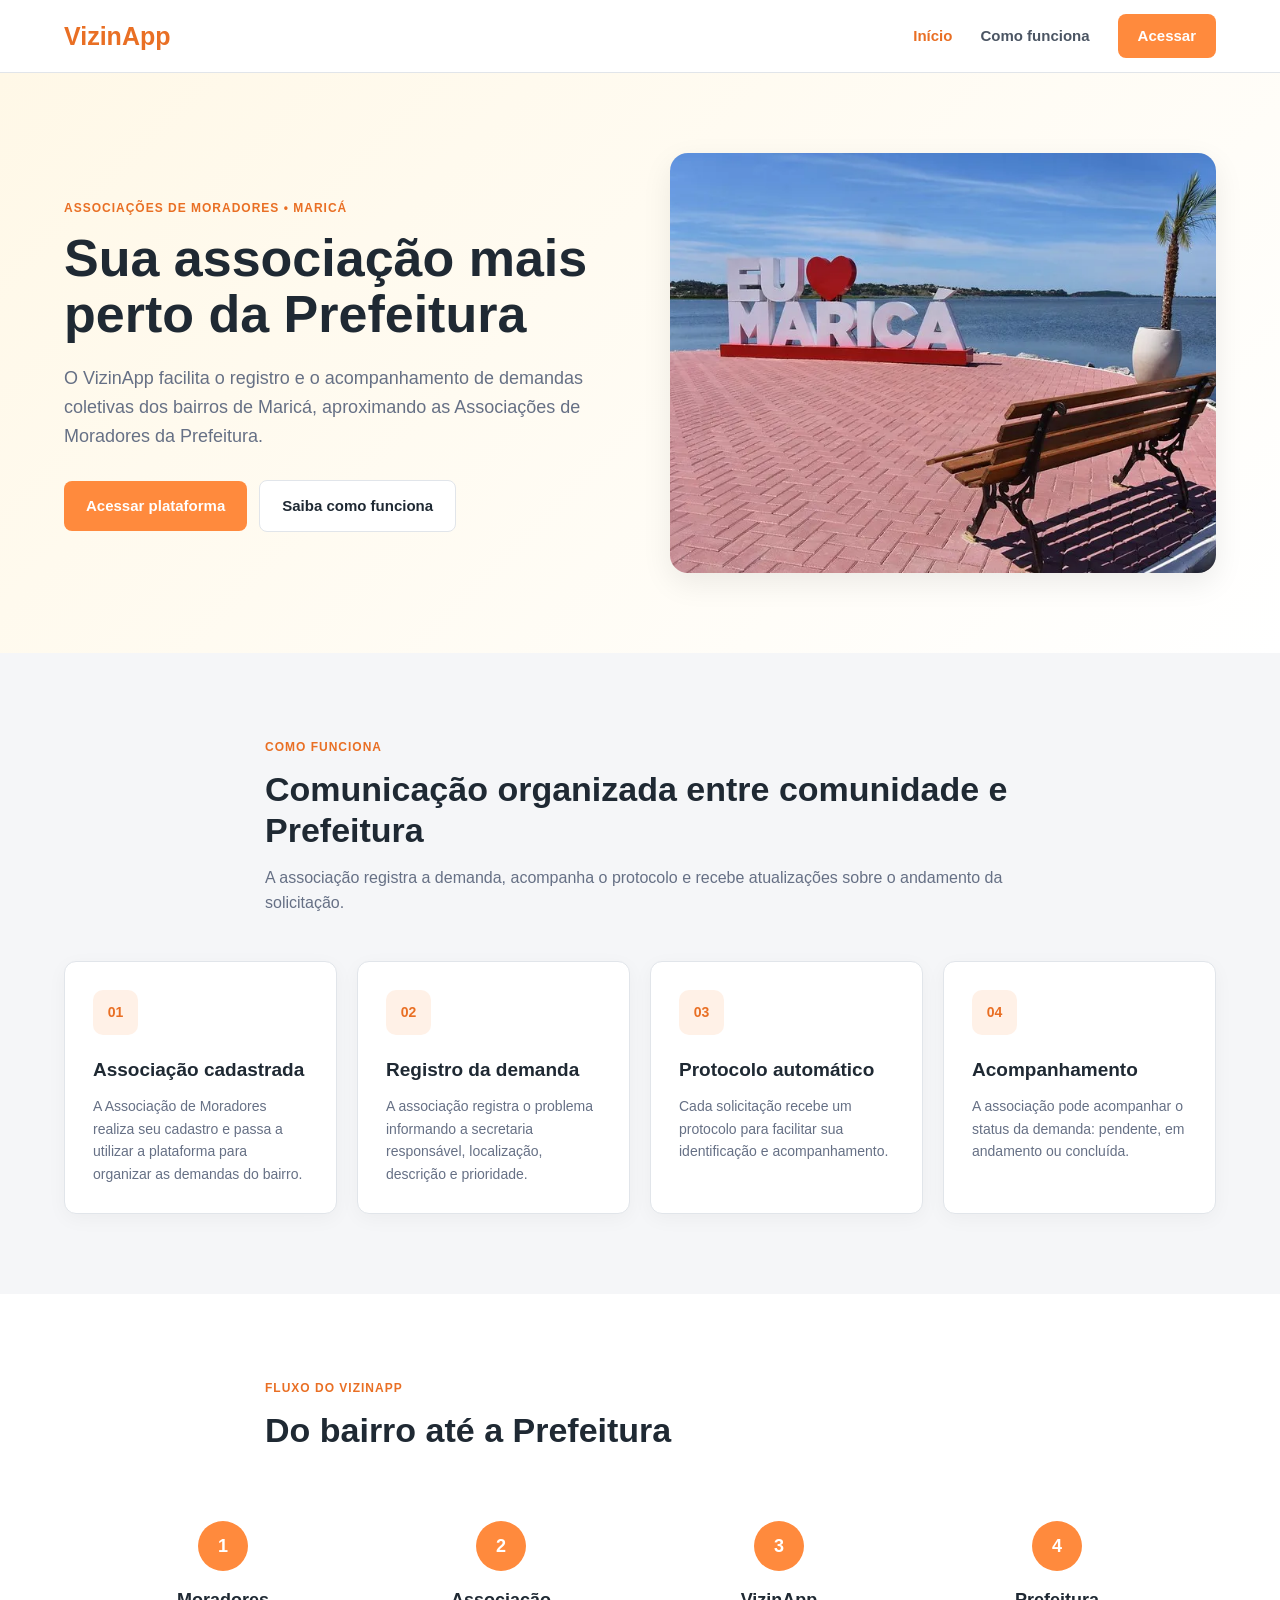
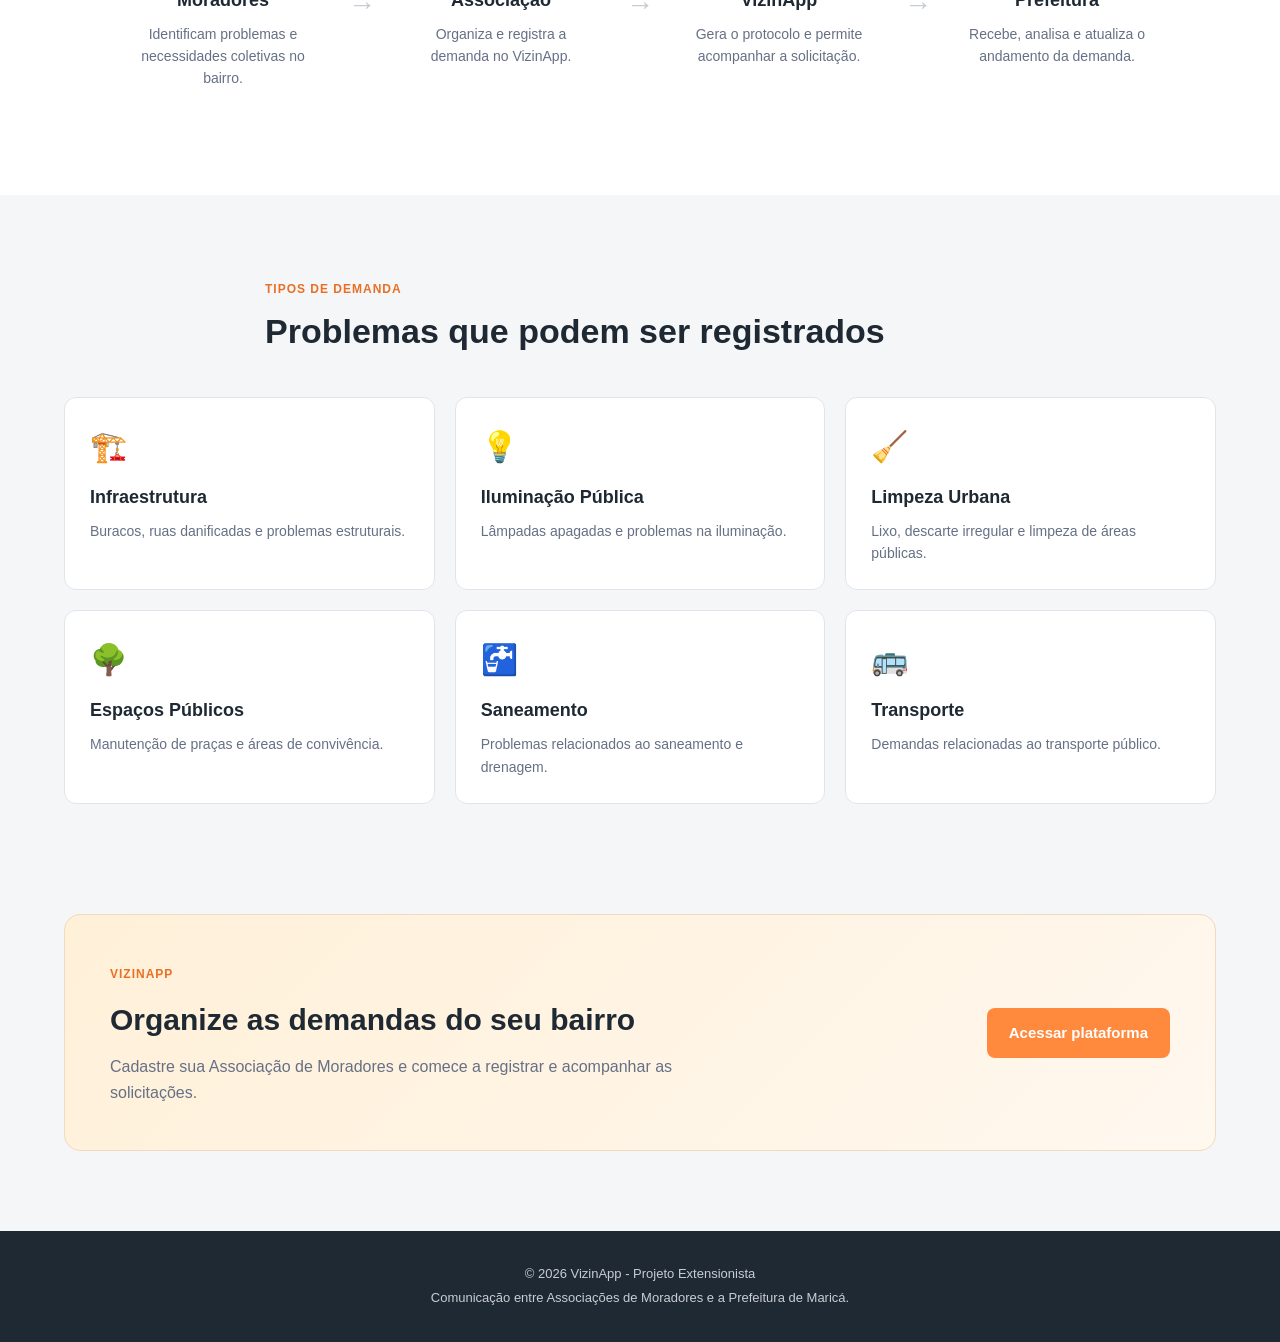
<file: index.html>
<!DOCTYPE html>
<html lang="pt-BR">

<head>
    <meta charset="UTF-8">
    <meta name="viewport" content="width=device-width, initial-scale=1.0">

    <title>VizinApp - Comunicação Comunitária</title>
    <!-- Ícone da aba do navegador (Favicon) -->
    <link rel="icon" type="image/jpeg" href="imagens/logo.jpeg">

    <link rel="stylesheet" href="style.css">
</head>

<body>

    <!-- CABEÇALHO -->
    <header class="topbar">

        <div class="container topbar-content">

            <div class="logo">
                <h2>VizinApp</h2>
            </div>

            <nav>
                <a href="index.html" class="active">Início</a>
                <a href="#como-funciona">Como funciona</a>
                <a href="dashboard.html" class="btn-nav">
                    Acessar
                </a>
            </nav>

        </div>

    </header>


    <!-- HERO -->
    <main>

        <section class="hero">

            <div class="container hero-content">

                <div class="hero-text">

                    <span class="hero-label">
                        ASSOCIAÇÕES DE MORADORES • MARICÁ
                    </span>

                    <h1>
                        Sua associação mais perto da Prefeitura
                    </h1>

                    <p>
                        O VizinApp facilita o registro e o acompanhamento
                        de demandas coletivas dos bairros de Maricá,
                        aproximando as Associações de Moradores da Prefeitura.
                    </p>

                    <div class="hero-buttons">

                        <a
                            href="dashboard.html"
                            class="btn-primary"
                        >
                            Acessar plataforma
                        </a>

                        <a
                            href="#como-funciona"
                            class="btn-secondary"
                        >
                            Saiba como funciona
                        </a>

                    </div>

                </div>


                <div class="hero-image">

                    <img
                        id="banner-img"
                        src="imagens/eu-amo-marica.jpeg"
                        alt="Comunidade de Maricá"
                    >
                    <div class="image-credits"> Foto: Divulgação / Fonte: https://www.osaogoncalo.com.br/geral/136674/marica-porta-de-entrada-da-costa-do-sol-do-rio
                    </div>

                </div>

            </div>

        </section>


        <!-- COMO FUNCIONA -->
        <section
            class="features-section"
            id="como-funciona"
        >

            <div class="container">

                <div class="section-title">

                    <span class="page-label">
                        COMO FUNCIONA
                    </span>

                    <h2>
                        Comunicação organizada entre comunidade e Prefeitura
                    </h2>

                    <p>
                        A associação registra a demanda, acompanha o protocolo
                        e recebe atualizações sobre o andamento da solicitação.
                    </p>

                </div>


                <div class="features-grid">

                    <!-- CARD 1 -->
                    <article class="feature-card">

                        <div class="feature-icon">
                            01
                        </div>

                        <h3>
                            Associação cadastrada
                        </h3>

                        <p>
                            A Associação de Moradores realiza seu cadastro
                            e passa a utilizar a plataforma para organizar
                            as demandas do bairro.
                        </p>

                    </article>


                    <!-- CARD 2 -->
                    <article class="feature-card">

                        <div class="feature-icon">
                            02
                        </div>

                        <h3>
                            Registro da demanda
                        </h3>

                        <p>
                            A associação registra o problema informando
                            a secretaria responsável, localização,
                            descrição e prioridade.
                        </p>

                    </article>


                    <!-- CARD 3 -->
                    <article class="feature-card">

                        <div class="feature-icon">
                            03
                        </div>

                        <h3>
                            Protocolo automático
                        </h3>

                        <p>
                            Cada solicitação recebe um protocolo para
                            facilitar sua identificação e acompanhamento.
                        </p>

                    </article>


                    <!-- CARD 4 -->
                    <article class="feature-card">

                        <div class="feature-icon">
                            04
                        </div>

                        <h3>
                            Acompanhamento
                        </h3>

                        <p>
                            A associação pode acompanhar o status da demanda:
                            pendente, em andamento ou concluída.
                        </p>

                    </article>

                </div>

            </div>

        </section>


        <!-- FLUXO -->
        <section class="flow-section">

            <div class="container">

                <div class="section-title">

                    <span class="page-label">
                        FLUXO DO VIZINAPP
                    </span>

                    <h2>
                        Do bairro até a Prefeitura
                    </h2>

                </div>


                <div class="flow">

                    <div class="flow-item">

                        <div class="flow-number">
                            1
                        </div>

                        <h3>
                            Moradores
                        </h3>

                        <p>
                            Identificam problemas e necessidades
                            coletivas no bairro.
                        </p>

                    </div>


                    <div class="flow-arrow">
                        →
                    </div>


                    <div class="flow-item">

                        <div class="flow-number">
                            2
                        </div>

                        <h3>
                            Associação
                        </h3>

                        <p>
                            Organiza e registra a demanda
                            no VizinApp.
                        </p>

                    </div>


                    <div class="flow-arrow">
                        →
                    </div>


                    <div class="flow-item">

                        <div class="flow-number">
                            3
                        </div>

                        <h3>
                            VizinApp
                        </h3>

                        <p>
                            Gera o protocolo e permite
                            acompanhar a solicitação.
                        </p>

                    </div>


                    <div class="flow-arrow">
                        →
                    </div>


                    <div class="flow-item">

                        <div class="flow-number">
                            4
                        </div>

                        <h3>
                            Prefeitura
                        </h3>

                        <p>
                            Recebe, analisa e atualiza
                            o andamento da demanda.
                        </p>

                    </div>

                </div>

            </div>

        </section>


        <!-- DEMANDAS -->
        <section class="demands-section">

            <div class="container">

                <div class="section-title">

                    <span class="page-label">
                        TIPOS DE DEMANDA
                    </span>

                    <h2>
                        Problemas que podem ser registrados
                    </h2>

                </div>


                <div class="demand-grid">

                    <div class="demand-card">
                        <span>🏗️</span>
                        <h3>Infraestrutura</h3>
                        <p>
                            Buracos, ruas danificadas e problemas estruturais.
                        </p>
                    </div>


                    <div class="demand-card">
                        <span>💡</span>
                        <h3>Iluminação Pública</h3>
                        <p>
                            Lâmpadas apagadas e problemas na iluminação.
                        </p>
                    </div>


                    <div class="demand-card">
                        <span>🧹</span>
                        <h3>Limpeza Urbana</h3>
                        <p>
                            Lixo, descarte irregular e limpeza de áreas públicas.
                        </p>
                    </div>


                    <div class="demand-card">
                        <span>🌳</span>
                        <h3>Espaços Públicos</h3>
                        <p>
                            Manutenção de praças e áreas de convivência.
                        </p>
                    </div>


                    <div class="demand-card">
                        <span>🚰</span>
                        <h3>Saneamento</h3>
                        <p>
                            Problemas relacionados ao saneamento e drenagem.
                        </p>
                    </div>


                    <div class="demand-card">
                        <span>🚌</span>
                        <h3>Transporte</h3>
                        <p>
                            Demandas relacionadas ao transporte público.
                        </p>
                    </div>

                </div>

            </div>

        </section>


        <!-- CTA -->
        <section class="cta-section">

            <div class="container">

                <div class="cta-box">

                    <div>

                        <span class="page-label">
                            VIZINAPP
                        </span>

                        <h2>
                            Organize as demandas do seu bairro
                        </h2>

                        <p>
                            Cadastre sua Associação de Moradores e
                            comece a registrar e acompanhar as solicitações.
                        </p>

                    </div>

                    <a
                        href="dashboard.html"
                        class="btn-primary"
                    >
                        Acessar plataforma
                    </a>

                </div>

            </div>

        </section>

    </main>


    <!-- RODAPÉ -->
    <footer>

        <div class="container">

            <p>
                © 2026 VizinApp - Projeto Extensionista
            </p>

            <p>
                Comunicação entre Associações de Moradores
                e a Prefeitura de Maricá.
            </p>

        </div>

    </footer>

</body>

</html>
</file>
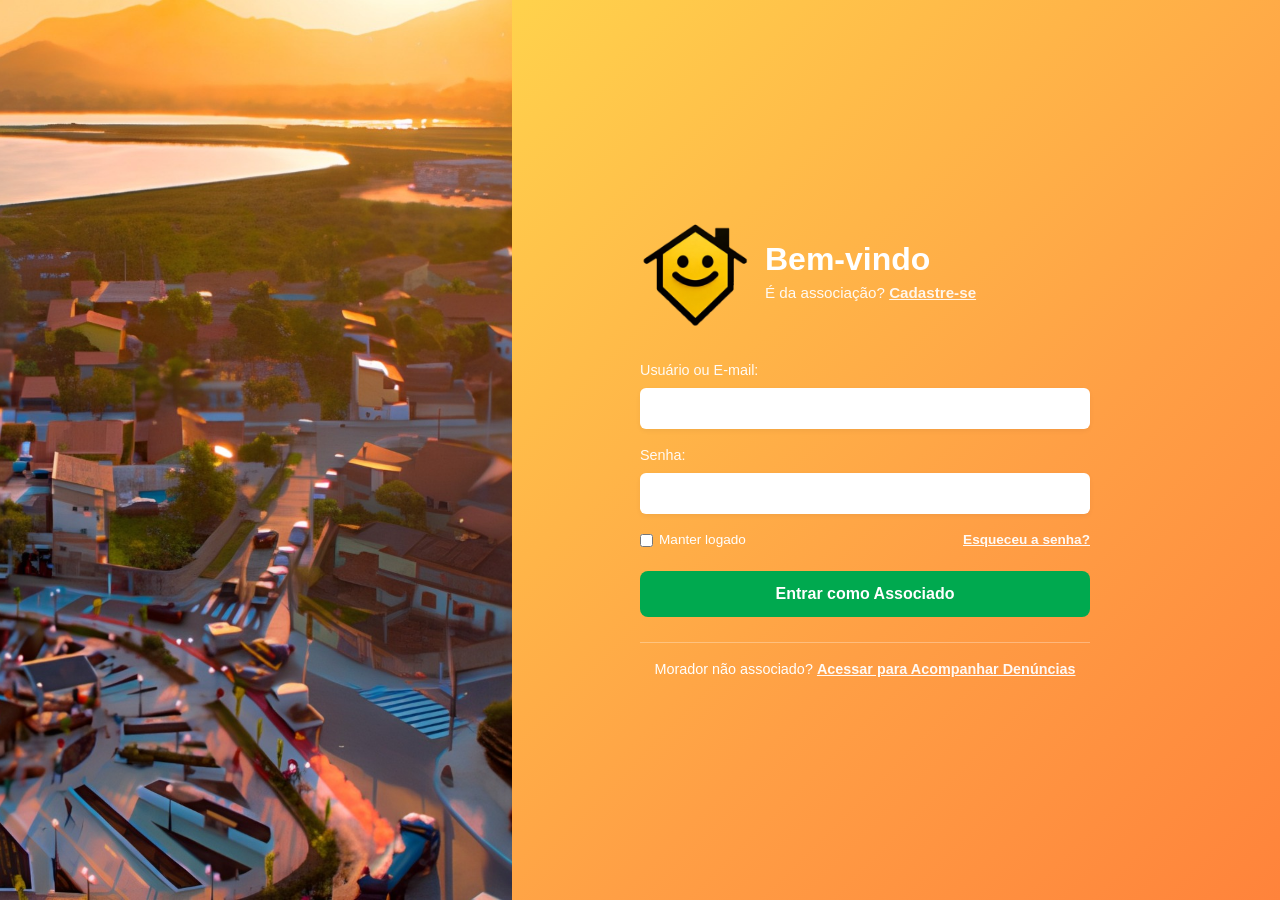
<file: dashboard.html>
<!DOCTYPE html>
<html lang="pt-BR">
<head>
    <meta charset="UTF-8">
    <meta http-equiv="X-UA-Compatible" content="IE=edge">
    <meta name="viewport" content="width=device-width, initial-scale=1.0">
    <!-- Ícone da aba do navegador (Favicon) -->
    <link rel="icon" type="image/jpeg" href="imagens/logo.jpeg">
    <title>VizinApp - Acesso e Login</title>
    <link rel="stylesheet" href="style.css">
</head>
<body>
    <div class="login-container">
        <!-- BANNER LATERAL -->
        <div class="banner-side">
            <img id="banner-img" src="imagens/marica-bnt.jpeg" alt="Imagem de Capa">
            <div class="image-credits"> Foto: Autor Desconhecido / Fonte: https://commons.wikimedia.org/wiki/File:Cidade_de_Maric%C3%A1.jpg</div>
        </div>

        <!-- FORMULÁRIOS DE ACESSO -->
        <div class="form-side">
            <div id="message-box"></div>

            <!-- 1. TELA DE LOGIN (ASSOCIAÇÃO DE MORADORES) -->
            <div id="loginSection">
                <div class="header-area">
                    <div class="logo-placeholder">
                        <img src="imagens/logo.jpeg" alt="Logo VizinApp">
                    </div>
                    <div class="header-text">
                        <h1>Bem-vindo</h1>
                        <p>É da associação? <a href="#" id="linkParaCadastro" class="link-cadastro">Cadastre-se</a></p>
                    </div>
                </div>

                <form class="login-form" id="loginForm">
                    <div class="input-group">
                        <label for="username">Usuário ou E-mail:</label>
                        <input type="text" id="username" required>
                    </div>

                    <div class="input-group">
                        <label for="password">Senha:</label>
                        <input type="password" id="password" required>
                    </div>

                    <div class="form-options">
                        <label class="remember-me">
                            <input type="checkbox" id="remember">
                            Manter logado
                        </label>
                        <a href="#" class="forgot-password">Esqueceu a senha?</a>
                    </div>

                    <button type="submit" class="btn-submit">Entrar como Associado</button>

                    <div class="guest-option">
                        <p>Morador não associado? <a href="#" id="btnModoVisitante" class="link-cadastro">Acessar para Acompanhar Denúncias</a></p>
                    </div>
                </form>
            </div>

            <!-- 2. TELA DE CADASTRO (EXCLUSIVA PARA INTEGRANTES DA ASSOCIAÇÃO) -->
            <div id="registerSection" class="hidden">
                <div class="header-area">
                    <div class="logo-placeholder">VIZINAPP</div>
                    <div class="header-text">
                        <h1>Cadastro de Integrante</h1>
                        <p>Já possui conta? <a href="#" id="linkParaLogin" class="link-cadastro">Faça Login</a></p>
                    </div>
                </div>

                <form class="login-form" id="registerForm">
                    <div class="input-group">
                        <label for="regNome">Nome Completo:</label>
                        <input type="text" id="regNome" required>
                    </div>

                    <div class="input-group">
                        <label for="regCpf">CPF:</label>
                        <input type="text" id="regCpf" placeholder="000.000.000-00" required>
                    </div>

                    <div class="input-group">
                        <label for="regEndereco">Endereço / Bairro:</label>
                        <input type="text" id="regEndereco" required>
                    </div>

                    <div class="input-group">
                        <label for="regEmail">E-mail (Login):</label>
                        <input type="email" id="regEmail" required>
                    </div>

                    <div class="input-group">
                        <label for="regPassword">Senha:</label>
                        <input type="password" id="regPassword" required>
                    </div>

                    <button type="submit" class="btn-submit">Concluir Cadastro e Entrar</button>
                </form>
            </div>
        </div>
    </div>

    <script src="script.js"></script>
</body>
</html>
</file>
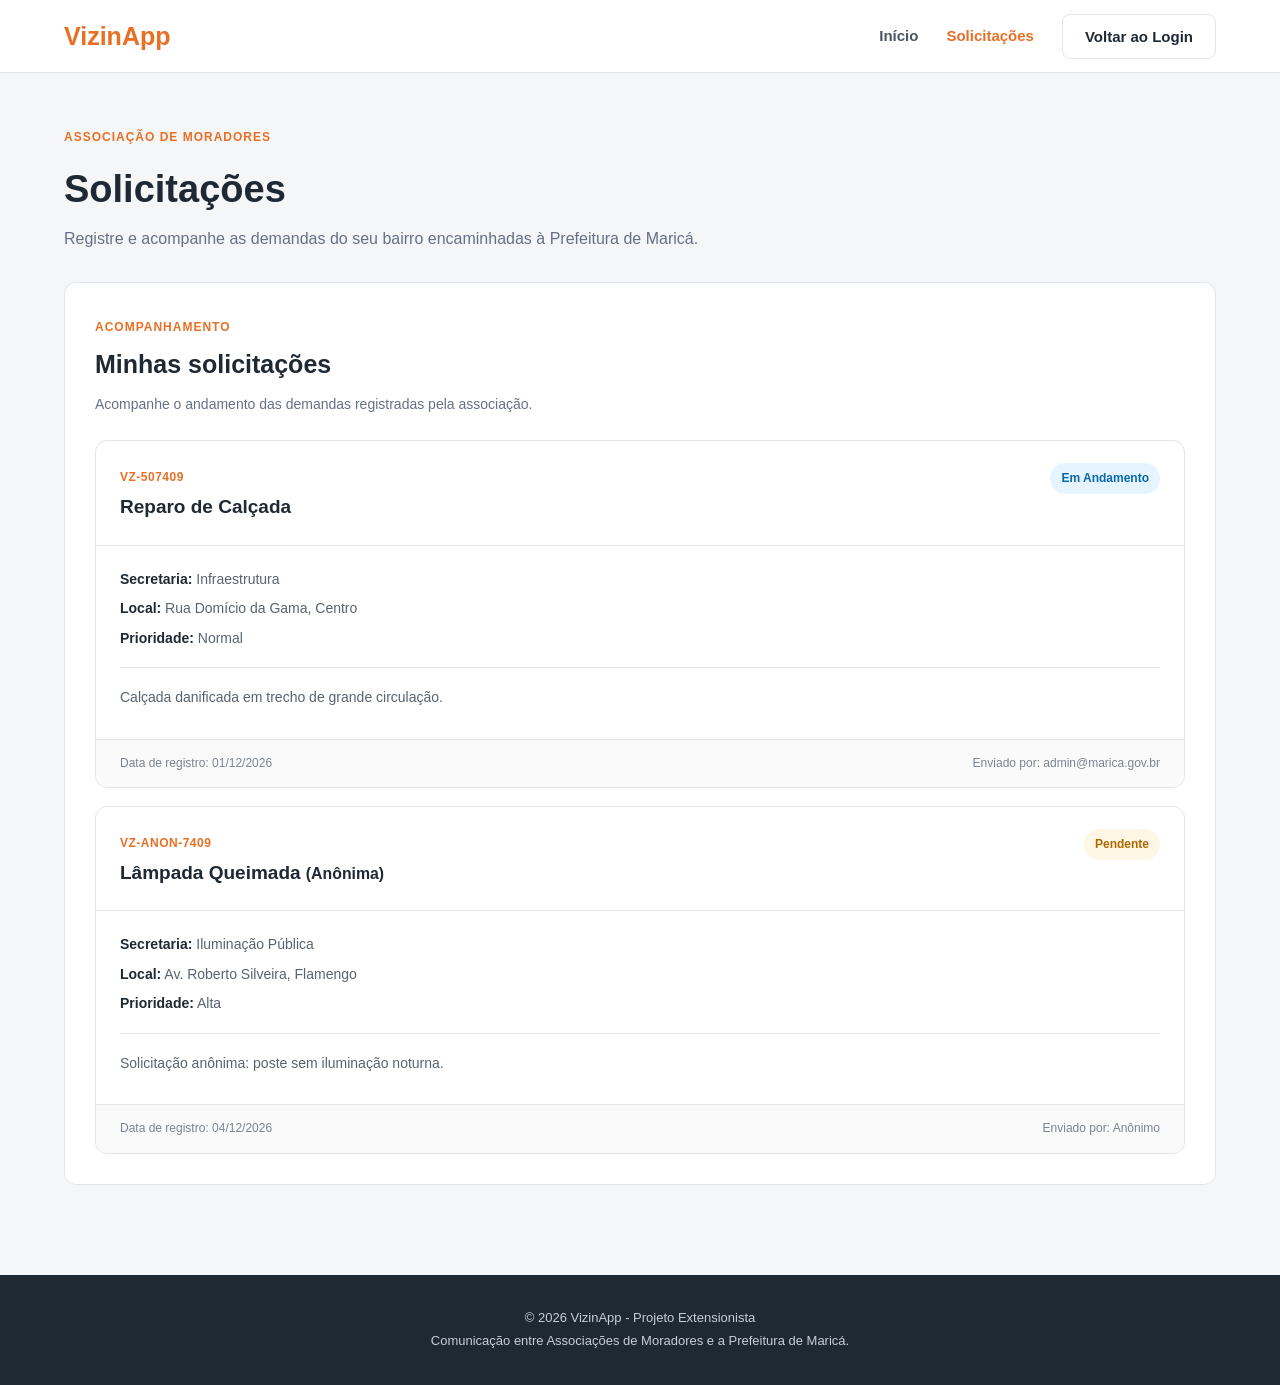
<file: solicitacoes.html>
<!DOCTYPE html>
<html lang="pt-BR">

<head>
    <meta charset="UTF-8">
    <meta name="viewport" content="width=device-width, initial-scale=1.0">

    <title>VizinApp - Solicitações</title>
    <!-- Ícone da aba do navegador (Favicon) -->
    <link rel="icon" type="image/jpeg" href="imagens/logo.jpeg">

    <link rel="stylesheet" href="style.css">
</head>

<body class="solicitacoes-page">

    <!-- CABEÇALHO -->
    <header class="topbar">

        <div class="container topbar-content">

            <div class="logo">
                <h2>VizinApp</h2>
            </div>

            <nav>
                <a href="index.html">
                    Início
                </a>

                <a href="solicitacoes.html" class="active">
                    Solicitações
                </a>

                <button
                    id="logoutBtn"
                    class="btn-secondary"
                    type="button"
                >
                    Sair
                </button>
            </nav>

        </div>

    </header>


    <!-- CONTEÚDO -->
    <main class="container solicitacoes-container">


        <!-- CABEÇALHO -->
        <section class="page-header">

            <div>

                <span class="page-label">
                    ASSOCIAÇÃO DE MORADORES
                </span>

                <h1>
                    Solicitações
                </h1>

                <p>
                    Registre e acompanhe as demandas do seu bairro
                    encaminhadas à Prefeitura de Maricá.
                </p>

            </div>


            <a
                href="#novaSolicitacao"
                id="btnNovaSolicitacaoHeader"
                class="btn-primary"
            >
                + Nova Solicitação
            </a>

        </section>


        <!-- INFORMAÇÕES DA ASSOCIAÇÃO -->
        <section
            class="association-info"
            id="perfilUsuario"
        >

            <!--
                As informações da associação
                serão preenchidas pelo JavaScript.
            -->

        </section>


        <!-- NOVA SOLICITAÇÃO -->
        <section
            class="solicitacao-section"
            id="novaSolicitacao"
        >

            <div class="section-title">

                <span class="page-label">
                    NOVA DEMANDA
                </span>

                <h2>
                    Registrar nova solicitação
                </h2>

                <p>
                    Informe os detalhes do problema identificado
                    pela associação.
                </p>

            </div>


            <form
                id="novaSolicitacaoForm"
                class="solicitacao-form"
            >


                <!-- SECRETARIA -->
                <div class="input-group">

                    <label for="secretaria">
                        Secretaria responsável *
                    </label>

                    <select
                        id="secretaria"
                        required
                    >

                        <option value="">
                            Selecione uma secretaria
                        </option>

                        <option value="Infraestrutura">
                            Infraestrutura
                        </option>

                        <option value="Iluminação Pública">
                            Iluminação Pública
                        </option>

                        <option value="Limpeza Urbana">
                            Limpeza Urbana
                        </option>

                        <option value="Saneamento">
                            Saneamento
                        </option>

                        <option value="Transporte">
                            Transporte
                        </option>

                        <option value="Praças e Espaços Públicos">
                            Praças e Espaços Públicos
                        </option>

                    </select>

                </div>


                <!-- TÍTULO -->
                <div class="input-group">

                    <label for="titulo">
                        Título da solicitação *
                    </label>

                    <input
                        type="text"
                        id="titulo"
                        placeholder="Ex.: Buraco em via principal do bairro"
                        maxlength="100"
                        required
                    >

                </div>


                <!-- LOCALIZAÇÃO -->
                <div class="input-group">

                    <label for="localizacao">
                        Local do problema *
                    </label>

                    <input
                        type="text"
                        id="localizacao"
                        placeholder="Rua, número ou ponto de referência"
                        maxlength="150"
                        required
                    >

                </div>


                <!-- DESCRIÇÃO -->
                <div class="input-group">

                    <label for="descricao">
                        Descrição *
                    </label>

                    <textarea
                        id="descricao"
                        rows="6"
                        placeholder="Descreva detalhadamente o problema, sua localização e como ele afeta os moradores..."
                        maxlength="1000"
                        required
                    ></textarea>

                </div>


                <!-- PRIORIDADE -->
                <div class="input-group">

                    <label for="prioridade">
                        Prioridade
                    </label>

                    <select id="prioridade">

                        <option value="Normal">
                            Normal
                        </option>

                        <option value="Alta">
                            Alta
                        </option>

                        <option value="Urgente">
                            Urgente
                        </option>

                    </select>

                </div>

                <!-- OPÇÃO DE ANONIMATO (US05) -->

                <div class="input-group remember-me" style="grid-column: span 2; margin-top: 10px;">
                    <input type="checkbox" id="isAnonimo">
                    <label for="isAnonimo" style="font-weight: normal; cursor: pointer;">
                        Desejo enviar esta solicitação de forma <strong>anônima</strong> (não vincular meu nome publicamente).
                    </label>
                </div>

                <!-- BOTÕES -->
                <div class="form-actions">

                    <button
                        type="reset"
                        class="btn-secondary"
                    >
                        Limpar
                    </button>

                    <button
                        type="submit"
                        class="btn-primary"
                    >
                        Registrar solicitação
                    </button>

                </div>

            </form>

        </section>


        <!-- MINHAS SOLICITAÇÕES -->
        <section class="solicitacao-section">

            <div class="section-title">

                <span class="page-label">
                    ACOMPANHAMENTO
                </span>

                <h2>
                    Minhas solicitações
                </h2>

                <p>
                    Acompanhe o andamento das demandas registradas
                    pela associação.
                </p>

            </div>


            <div
                id="solicitacoesList"
                class="solicitacoes-list"
            >

                <div class="empty-message">

                    <h3>
                        Carregando solicitações...
                    </h3>

                </div>

            </div>

        </section>

    </main>


    <!-- RODAPÉ -->
    <footer>

        <div class="container">

            <p>
                © 2026 VizinApp - Projeto Extensionista
            </p>

            <p>
                Comunicação entre Associações de Moradores
                e a Prefeitura de Maricá.
            </p>

        </div>

    </footer>


    <!-- JAVASCRIPT -->
    <script src="script.js"></script>

</body>

</html>
</file>
<file: style.css>
* {
    margin: 0;
    padding: 0;
    box-sizing: border-box;
}


html {
    scroll-behavior: smooth;
}


body {
    font-family: Arial, Helvetica, sans-serif;
    color: #222;
    background: #f5f6f8;
    line-height: 1.6;
}


img {
    max-width: 100%;
    display: block;
}


a {
    text-decoration: none;
    color: inherit;
}


button,
input,
textarea,
select {
    font-family: inherit;
}


button {
    cursor: pointer;
}


.container {
    width: 90%;
    max-width: 1200px;
    margin: 0 auto;
}


/* Regra essencial para ocultar/exibir seções via JavaScript (SPA) */
.hidden {
    display: none !important;
}

/* =========================================================
   CORES
   ========================================================= */

:root {
    --orange: #ff8a3d;
    --orange-dark: #e96f24;
    --yellow: #ffd24c;
    --green: #00a94f;
    --green-dark: #008c42;

    --dark: #1f2933;
    --gray: #667085;
    --light-gray: #f5f6f8;
    --border: #e1e5ea;
    --white: #ffffff;

    --shadow: 0 10px 30px rgba(0, 0, 0, 0.08);
}


/* Container Principal */
.login-container {
    display: flex;
    min-height: 100vh;
    width: 100vw;
}

/* Lado Esquerdo - Imagem / Banner */
.banner-side {
    flex: 1;
    background-color: #e0e0e0;
    position: relative;
    overflow: hidden;
}

.banner-side img {
    position: absolute;
    top: 0;
    left: 0;
    width: 100%;
    height: 100%;
    object-fit: cover;
}

/* Lado Direito - Formulários com Gradiente Diagonal */
.form-side {
    flex: 1;
    background: linear-gradient(135deg, #FFD24C 0%, #FF9F45 60%, #FF833B 100%);
    display: flex;
    flex-direction: column;
    justify-content: center;
    padding: 40px 10%;
    color: #ffffff;
    overflow-y: auto;
    max-height: 100vh;
}

/* Cabeçalho (Logo + Título) */
.header-area {
    display: flex;
    align-items: center;
    gap: 15px;
    margin-bottom: 30px;
}

.logo-placeholder {
    width: 110px;
    height: 110px;
    background-color: transparent;
    border: none;
    border-radius: 0px;
    display: flex;
    align-items: center;
    justify-content: center;

    flex-shrink: 0;
}

.logo-placeholder img {
    width: 100%;
    height: 100%;
    object-fit: contain;
}

.header-text h1 {
    font-size: 2rem;
    font-weight: 700;
    line-height: 1.1;
    color: #ffffff;
}

.header-text p {
    font-size: 0.95rem;
    opacity: 0.95;
    font-weight: 400;
    margin-top: 4px;
}

/* Formulário */
.login-form {
    display: flex;
    flex-direction: column;
    max-width: 450px;
    width: 100%;
}

.input-group {
    margin-bottom: 15px;
    display: flex;
    flex-direction: column;
}

.input-group label {
    font-size: 0.9rem;
    margin-bottom: 6px;
    opacity: 0.95;
    color: #ffffff;
}

.input-group input[type="text"],
.input-group input[type="password"],
.input-group input[type="email"] {
    width: 100%;
    padding: 12px 14px;
    border: none;
    border-radius: 6px;
    background-color: #ffffff;
    font-size: 0.95rem;
    outline: none;
    box-shadow: 0 2px 5px rgba(0,0,0,0.05);
}

/* Opções Extras */
.form-options {
    display: flex;
    justify-content: space-between;
    align-items: center;
    font-size: 0.85rem;
    margin-bottom: 20px;
    color: #ffffff;
}

.remember-me {
    display: flex;
    align-items: center;
    gap: 6px;
    cursor: pointer;
}

.remember-me input {
    accent-color: #00c853;
    cursor: pointer;
}

.link-cadastro, 
.forgot-password {
    color: #ffffff;
    font-weight: 700;
    text-decoration: underline;
    opacity: 0.95;
}

.link-cadastro:hover, 
.forgot-password:hover {
    opacity: 1;
    color: #e0e0e0;
}

/* Opção para Morador Não Associado */
.guest-option {
    margin-top: 25px;
    font-size: 0.9rem;
    text-align: center;
    border-top: 1px solid rgba(255, 255, 255, 0.3);
    padding-top: 15px;
}

/* Botões */
.btn-submit {
    width: 100%;
    padding: 12px;
    background-color: #00c853;
    color: #ffffff;
    border: none;
    border-radius: 6px;
    font-size: 1rem;
    font-weight: 600;
    cursor: pointer;
    transition: background-color 0.2s ease, transform 0.1s ease;
}

.btn-submit:hover {
    background-color: #00b04a;
}

.btn-submit:active {
    transform: scale(0.99);
}

/* Mensagem de Feedback/Erro JS */
#message-box {
    margin-bottom: 20px;
    padding: 12px;
    border-radius: 6px;
    font-size: 0.9rem;
    display: none;
    text-align: center;
}

.msg-error {
    background-color: rgba(255, 0, 0, 0.3);
    border: 1px solid #ff4d4d;
    color: #ffffff;
}

.msg-success {
    background-color: rgba(0, 200, 83, 0.4);
    border: 1px solid #00c853;
    color: #ffffff;
}

/* Responsividade simples para telas menores */
@media (max-width: 768px) {
    .login-container {
        flex-direction: column;
    }
    .banner-side {
        display: none;
    }
    .form-side {
        padding: 30px 20px;
    }
}


/* Estilo do selo de créditos (escondido por padrão) */
.image-credits {
    position: absolute;
    bottom: 12px;
    left: 12px;
    background-color: rgba(0, 0, 0, 0.75); /* Fundo preto semitransparente */
    color: #ffffff;
    padding: 6px 12px;
    border-radius: 4px;
    font-size: 12px;
    opacity: 0;                            /* Deixa invisível */
    transition: opacity 0.3s ease;         /* Efeito suave ao aparecer */
    pointer-events: none;                  /* Evita interferir no clique */
    z-index: 2;
}

/* Mostra os créditos quando o mouse passa por cima da caixa do banner */
.banner-side:hover .image-credits {
    opacity: 1;                            /* Torna visível */
}

.hero-image:hover .image-credits {
    opacity: 1;                            /* Torna visível */
}


/* =========================================================
   TOPBAR
   ========================================================= */

.topbar {
    width: 100%;
    background: #ffffff;
    border-bottom: 1px solid var(--border);
    position: sticky;
    top: 0;
    z-index: 100;
}


.topbar-content {
    min-height: 72px;
    display: flex;
    align-items: center;
    justify-content: space-between;
    gap: 30px;
}


.logo h2 {
    font-size: 25px;
    font-weight: 800;
    color: var(--orange-dark);
}


.topbar nav {
    display: flex;
    align-items: center;
    gap: 28px;
}


.topbar nav a {
    color: #4b5563;
    font-size: 15px;
    font-weight: 600;
    transition: 0.2s;
}


.topbar nav a:hover,
.topbar nav a.active {
    color: var(--orange-dark);
}


.topbar .btn-nav {
    background: var(--orange);
    color: #ffffff;
    padding: 10px 20px;
    border-radius: 8px;
}


.topbar .btn-nav:hover {
    background: var(--orange-dark);
    color: #ffffff;
}


/* =========================================================
   BOTÕES
   ========================================================= */

.btn-primary {
    display: inline-flex;
    align-items: center;
    justify-content: center;

    background: var(--orange);
    color: #ffffff;

    border: none;
    border-radius: 8px;

    padding: 13px 22px;

    font-size: 15px;
    font-weight: 700;

    transition: 0.2s;
}


.btn-primary:hover {
    background: var(--orange-dark);
    transform: translateY(-1px);
}


.btn-secondary {
    display: inline-flex;
    align-items: center;
    justify-content: center;

    background: #ffffff;
    color: var(--dark);

    border: 1px solid var(--border);
    border-radius: 8px;

    padding: 13px 22px;

    font-size: 15px;
    font-weight: 700;

    transition: 0.2s;
}


.btn-secondary:hover {
    border-color: var(--orange);
    color: var(--orange-dark);
}


.btn-submit {
    width: 100%;

    padding: 14px;

    border: none;
    border-radius: 8px;

    background: var(--green);
    color: #ffffff;

    font-size: 16px;
    font-weight: 700;

    transition: 0.2s;
}


.btn-submit:hover {
    background: var(--green-dark);
    transform: translateY(-1px);
}


.btn-link {
    border: none;
    background: transparent;

    color: var(--orange-dark);

    font-size: 15px;
    font-weight: 700;

    padding: 0;
}


.btn-link:hover {
    text-decoration: underline;
}


/* =========================================================
   PÁGINA INICIAL
   ========================================================= */


/* HERO */

.hero {
    background: linear-gradient(
        135deg,
        #fff8e7,
        #ffffff
    );

    padding: 80px 0;
}


.hero-content {
    display: grid;
    grid-template-columns: 1fr 1fr;

    align-items: center;

    gap: 60px;
}


.hero-text {
    max-width: 600px;
}


.hero-label,
.page-label {
    display: inline-block;

    color: var(--orange-dark);

    font-size: 12px;
    font-weight: 800;

    letter-spacing: 1px;

    margin-bottom: 12px;
}


.hero-text h1 {
    font-size: 52px;
    line-height: 1.08;

    color: var(--dark);

    margin-bottom: 22px;
}


.hero-text p {
    color: var(--gray);

    font-size: 18px;

    max-width: 570px;

    margin-bottom: 30px;
}


.hero-buttons {
    display: flex;
    align-items: center;
    gap: 12px;
    flex-wrap: wrap;
}


.hero-image {
    border-radius: 18px;
    overflow: hidden;
    box-shadow: var(--shadow);
}


.hero-image img {
    width: 100%;
    height: 420px;

    object-fit: cover;
}


/* =========================================================
   SEÇÕES
   ========================================================= */

.features-section,
.flow-section,
.demands-section {
    padding: 80px 0;
}


.section-title {
    text-align: center;

    max-width: 750px;

    margin: 0 auto 45px;
}


.section-title h2 {
    color: var(--dark);

    font-size: 34px;
    line-height: 1.2;

    margin-bottom: 14px;
}


.section-title p {
    color: var(--gray);

    font-size: 16px;
}


/* =========================================================
   CARDS DE FUNCIONALIDADES
   ========================================================= */

.features-grid {
    display: grid;

    grid-template-columns: repeat(4, 1fr);

    gap: 20px;
}


.feature-card {
    background: #ffffff;

    border: 1px solid var(--border);
    border-radius: 12px;

    padding: 28px;

    box-shadow: 0 5px 20px rgba(0, 0, 0, 0.04);

    transition: 0.2s;
}


.feature-card:hover {
    transform: translateY(-4px);
    box-shadow: var(--shadow);
}


.feature-icon {
    width: 45px;
    height: 45px;

    display: flex;
    align-items: center;
    justify-content: center;

    border-radius: 10px;

    background: #fff1e7;
    color: var(--orange-dark);

    font-size: 14px;
    font-weight: 800;

    margin-bottom: 20px;
}


.feature-card h3 {
    color: var(--dark);

    font-size: 19px;

    margin-bottom: 10px;
}


.feature-card p {
    color: var(--gray);

    font-size: 14px;
}


/* =========================================================
   FLUXO
   ========================================================= */

.flow-section {
    background: #ffffff;
}


.flow {
    display: flex;
    align-items: stretch;
    justify-content: center;

    gap: 15px;
}


.flow-item {
    flex: 1;

    max-width: 220px;

    text-align: center;

    padding: 25px 15px;
}


.flow-number {
    width: 50px;
    height: 50px;

    display: flex;
    align-items: center;
    justify-content: center;

    margin: 0 auto 15px;

    border-radius: 50%;

    background: var(--orange);
    color: #ffffff;

    font-size: 18px;
    font-weight: 800;
}


.flow-item h3 {
    color: var(--dark);

    font-size: 18px;

    margin-bottom: 8px;
}


.flow-item p {
    color: var(--gray);

    font-size: 14px;
}


.flow-arrow {
    display: flex;
    align-items: center;

    font-size: 28px;

    color: #c5cbd3;
}


/* =========================================================
   DEMANDAS
   ========================================================= */

.demand-grid {
    display: grid;

    grid-template-columns: repeat(3, 1fr);

    gap: 20px;
}


.demand-card {
    background: #ffffff;

    border: 1px solid var(--border);
    border-radius: 12px;

    padding: 25px;

    transition: 0.2s;
}


.demand-card:hover {
    border-color: var(--orange);
    transform: translateY(-3px);
}


.demand-card span {
    display: block;

    font-size: 30px;

    margin-bottom: 12px;
}


.demand-card h3 {
    color: var(--dark);

    font-size: 18px;

    margin-bottom: 8px;
}


.demand-card p {
    color: var(--gray);

    font-size: 14px;
}



/* =========================================================
   CTA
   ========================================================= */

.cta-section {
    padding: 30px 0 80px;
}


.cta-box {
    display: flex;

    align-items: center;
    justify-content: space-between;

    gap: 30px;

    padding: 45px;

    border-radius: 16px;

    background: linear-gradient(
        135deg,
        #fff0d8,
        #fff8ef
    );

    border: 1px solid #f3d9bd;
}


.cta-box h2 {
    color: var(--dark);

    font-size: 30px;

    margin-bottom: 10px;
}


.cta-box p {
    color: var(--gray);

    max-width: 650px;
}

/* =========================================================
   MENSAGENS
   ========================================================= */

#message-box,
#register-message-box {
    margin-top: 15px;
}


.msg-error {
    padding: 12px 14px;

    border-radius: 8px;

    background: #fff1f0;

    border: 1px solid #ffccc7;

    color: #cf1322;

    font-size: 14px;
}


.msg-success {
    padding: 12px 14px;

    border-radius: 8px;

    background: #f0fff4;

    border: 1px solid #b7ebc6;

    color: #167c3a;

    font-size: 14px;
}


/* =========================================================
   PÁGINA DE SOLICITAÇÕES
   ========================================================= */

.solicitacoes-page {
    background: #f5f6f8;

    min-height: 100vh;
}


.solicitacoes-container {
    padding-top: 50px;
    padding-bottom: 60px;
}


/* =========================================================
   CABEÇALHO DA PÁGINA
   ========================================================= */

.page-header {
    display: flex;

    align-items: center;
    justify-content: space-between;

    gap: 30px;

    margin-bottom: 30px;
}


.page-header h1 {
    color: var(--dark);

    font-size: 38px;

    margin-bottom: 6px;
}


.page-header p {
    color: var(--gray);

    max-width: 650px;
}

/* =========================================================
   INFORMAÇÕES DA ASSOCIAÇÃO
   ========================================================= */

.association-info {
    background: var(--white);

    border: 1px solid var(--border);

    border-radius: 12px;

    margin-bottom: 25px;

    overflow: hidden;
}


.association-info-content {
    display: grid;

    grid-template-columns:
        repeat(3, 1fr);

    gap: 20px;

    padding: 25px;
}


.association-info-content > div {
    display: flex;

    flex-direction: column;

    gap: 4px;
}


.info-label {
    color: var(--orange-dark);

    font-size: 11px;

    font-weight: 800;

    letter-spacing: 0.8px;
}


.association-info strong {
    color: var(--dark);

    font-size: 16px;
}


/* =========================================================
   SEÇÕES DE SOLICITAÇÃO
   ========================================================= */

.solicitacao-section {
    background: #ffffff;

    border: 1px solid var(--border);

    border-radius: 12px;

    padding: 30px;

    margin-bottom: 30px;
}


.section-title {
    text-align: left;
}


.solicitacao-section .section-title {
    margin: 0 0 25px;
}


.solicitacao-section .section-title h2 {
    font-size: 25px;
}


.solicitacao-section .section-title p {
    font-size: 14px;
}


/* =========================================================
   FORMULÁRIO DE SOLICITAÇÃO
   ========================================================= */

.solicitacao-form {
    display: grid;

    grid-template-columns: 1fr 1fr;

    gap: 20px;
}


.solicitacao-form .input-group:nth-child(1),
.solicitacao-form .input-group:nth-child(2),
.solicitacao-form .input-group:nth-child(3),
.solicitacao-form .input-group:nth-child(4) {
    grid-column: span 2;
}


.solicitacao-form .input-group:nth-child(5) {
    grid-column: span 1;
}


.form-actions {
    grid-column: span 2;

    display: flex;

    justify-content: flex-end;

    gap: 12px;

    margin-top: 5px;
}


.form-actions .btn-secondary {
    cursor: pointer;
}


/* =========================================================
   LISTA DE SOLICITAÇÕES
   ========================================================= */

.solicitacoes-list {
    display: flex;

    flex-direction: column;

    gap: 18px;
}


.empty-message {
    text-align: center;

    padding: 40px 20px;

    color: var(--gray);
}


.empty-message h3 {
    color: var(--dark);

    margin-bottom: 6px;
}


/* =========================================================
   CARD DA SOLICITAÇÃO
   ========================================================= */

.solicitacao-card {
    background: #ffffff;

    border: 1px solid var(--border);

    border-radius: 12px;

    overflow: hidden;

    transition: 0.2s;
}


.solicitacao-card:hover {
    box-shadow: 0 8px 25px rgba(0, 0, 0, 0.06);
}


.solicitacao-card-header {
    display: flex;

    align-items: flex-start;
    justify-content: space-between;

    gap: 20px;

    padding: 22px 24px;

    border-bottom: 1px solid var(--border);
}


.protocolo {
    display: inline-block;

    color: var(--orange-dark);

    font-size: 12px;

    font-weight: 800;

    letter-spacing: 0.5px;

    margin-bottom: 5px;
}


.solicitacao-card h3 {
    color: var(--dark);

    font-size: 19px;
}


.status {
    display: inline-flex;

    align-items: center;
    justify-content: center;

    white-space: nowrap;

    padding: 6px 11px;

    border-radius: 20px;

    font-size: 12px;

    font-weight: 800;
}


/* =========================================================
   STATUS
   ========================================================= */

.status-pendente {
    background: #fff7e6;

    color: #ad6800;
}


.status-em-andamento {
    background: #e6f4ff;

    color: #0969a8;
}


.status-concluida,
.status-concluída {
    background: #e9f8ef;

    color: #16803c;
}


/* =========================================================
   CORPO DO CARD
   ========================================================= */

.solicitacao-card-body {
    padding: 22px 24px;
}


.solicitacao-card-body p {
    color: #59636f;

    font-size: 14px;

    margin-bottom: 7px;
}


.solicitacao-card-body strong {
    color: var(--dark);
}


.solicitacao-card-body .descricao {
    margin-top: 18px;

    padding-top: 18px;

    border-top: 1px solid var(--border);

    white-space: pre-wrap;

    line-height: 1.7;
}


/* =========================================================
   RODAPÉ DO CARD
   ========================================================= */

.solicitacao-card-footer {
    display: flex;

    justify-content: space-between;

    gap: 20px;

    padding: 14px 24px;

    background: #fafafa;

    border-top: 1px solid var(--border);

    color: #7a8490;

    font-size: 12px;
}


/* =========================================================
   FOOTER
   ========================================================= */

footer {
    background: #1f2933;

    color: #ffffff;

    padding: 30px 0;

    text-align: center;
}


footer p {
    color: #c7cdd4;

    font-size: 13px;

    margin: 3px 0;
}


/* =========================================================
   CORES
   ========================================================= */

:root {
    --orange: #ff8a3d;
    --orange-dark: #e96f24;
    --yellow: #ffd24c;
    --green: #00a94f;
    --green-dark: #008c42;

    --dark: #1f2933;
    --gray: #667085;
    --light-gray: #f5f6f8;
    --border: #e1e5ea;
    --white: #ffffff;

    --shadow: 0 10px 30px rgba(0, 0, 0, 0.08);
}

/* =========================================================
   CORREÇÃO VISUAL DO FORMULÁRIO DE SOLICITAÇÕES
   ========================================================= */

/* Sobrescreve a cor branca da label que vinha da tela de login */
.solicitacao-form .input-group label {
    color: var(--dark);
    font-weight: 600;
    margin-bottom: 8px;
    display: block;
}

/* Estiliza os campos de texto, listas de seleção e caixas de texto */
.solicitacao-form input[type="text"],
.solicitacao-form select,
.solicitacao-form textarea {
    width: 100%;
    padding: 14px;
    border: 1px solid var(--border);
    border-radius: 8px;
    background-color: var(--light-gray);
    color: var(--dark);
    font-size: 15px;
    outline: none;
    transition: 0.2s;
    font-family: inherit;
    resize: vertical; /* Permite aumentar o textarea apenas para baixo */
}

/* Efeito visual (laranja) quando o usuário clica dentro do campo */
.solicitacao-form input[type="text"]:focus,
.solicitacao-form select:focus,
.solicitacao-form textarea:focus {
    border-color: var(--orange);
    background-color: var(--white);
    box-shadow: 0 0 0 3px rgba(255, 138, 61, 0.1);
}

/* Ajusta o alinhamento da caixinha de seleção (checkbox) de envio anônimo */
.solicitacao-form .remember-me {
    display: flex;
    align-items: center;
    gap: 10px;
    margin-top: 10px;
}

/* Ajusta a cor e o posicionamento do texto do anonimato */
.solicitacao-form .remember-me label {
    color: var(--gray);
    font-weight: 400;
    margin-bottom: 0;
    display: inline-block;
}
</file>
